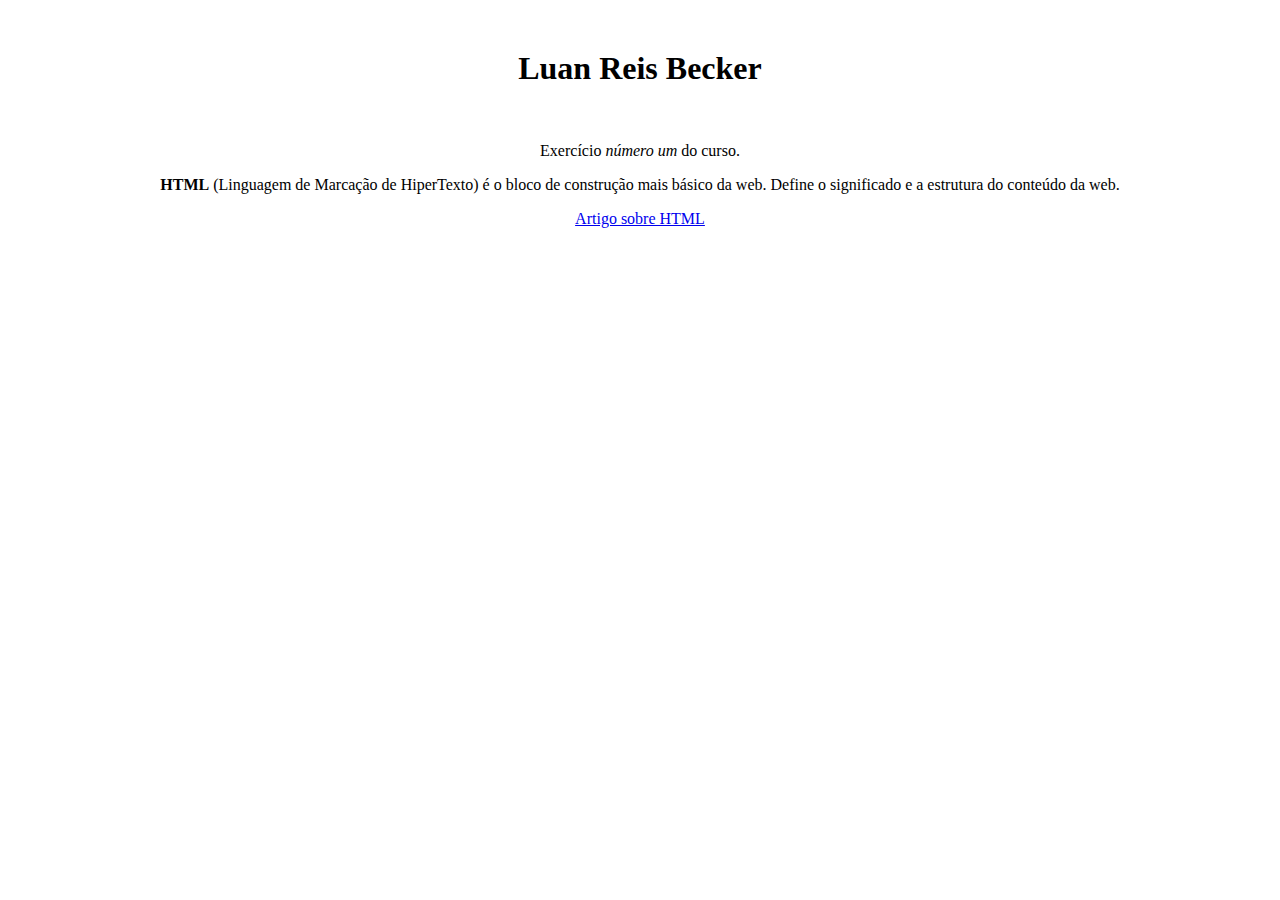
<file: Modulo1/HTML + CSS/Semana 03/Exercicios/Exercicio1.html>
<!DOCTYPE html>
<html>
    
<head>
    <title>Exercicio 01</title>
    <link rel="stylesheet" type="text/css" href="Exercicio1.css">
</head>
<body>
    <h1>Luan Reis Becker</h1>
    <br>
    <div>
        <p>Exercício <i>número um</i> do curso.</p>
        <p><strong>HTML</strong> (Linguagem de Marcação de HiperTexto) é o bloco de construção mais básico da web. Define o significado e a estrutura do conteúdo da web.</p>
    </div>
    <div>
        <a href="https://developer.mozilla.org/pt-BR/docs/Web/HTML">Artigo sobre HTML</a>
    </div>
</body>
</html>
</file>
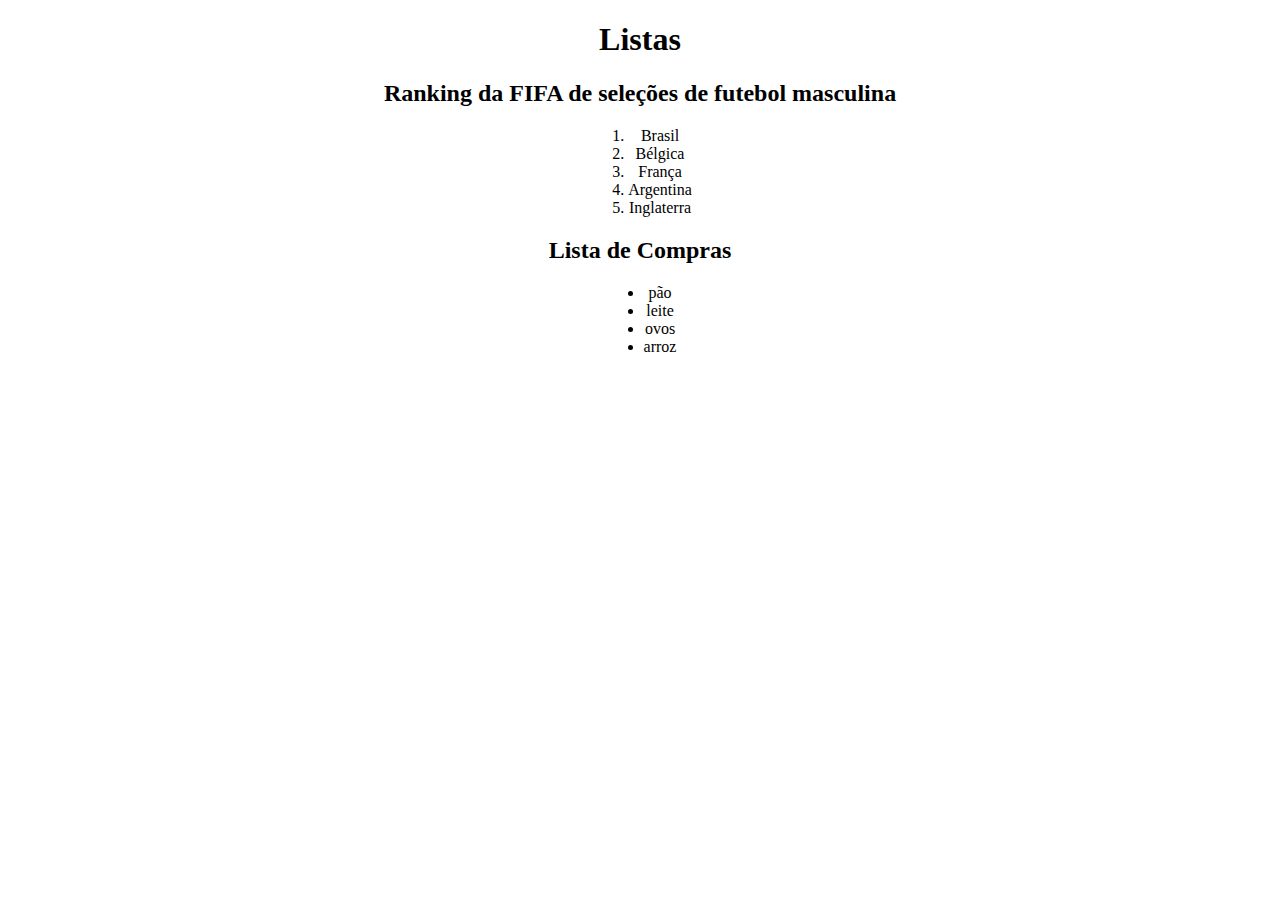
<file: Modulo1/HTML + CSS/Semana 03/Exercicios/Exercicio2.html>
<!DOCTYPE html>
<html>
<head>
    <title>Listas</title>
    <link rel="stylesheet" type="text/css" href="Exercicio2.css">
</head>
<body>
    <h1>Listas</h1>
    <h2>Ranking da FIFA de seleções de futebol masculina</h2>
    <ol class="center-list">
        <li>Brasil</li>
        <li>Bélgica</li>
        <li>França</li>
        <li>Argentina</li>
        <li>Inglaterra</li>
    </ol>
    <h2>Lista de Compras</h2>
    <ul class="center-list">
        <li>pão</li>
        <li>leite</li>
        <li>ovos</li>
        <li>arroz</li>
    </ul>
</body>
</html>
</file>
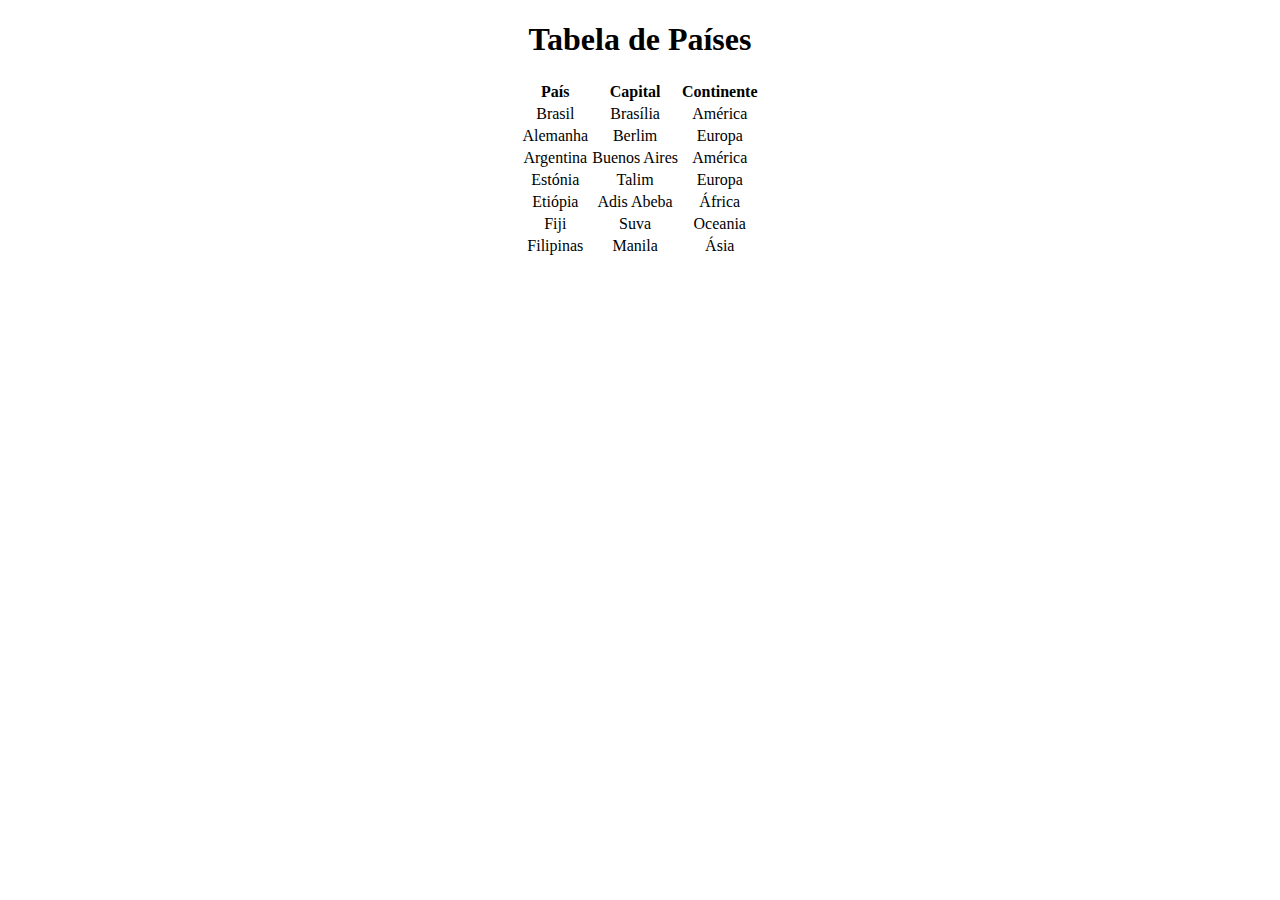
<file: Modulo1/HTML + CSS/Semana 03/Exercicios/Exercicio3.html>
<!DOCTYPE html>
<html>
<head>
    <title>Tabela de Países</title>
    <link rel="stylesheet" type="text/css" href="Exercicio3.css">
</head>
<body>
    <h1>Tabela de Países</h1>
    <table class="center-list">
        <tr>
            <th>País</th>
            <th>Capital</th>
            <th>Continente</th>
        </tr>
        <tr>
            <td>Brasil</td>
            <td>Brasília</td>
            <td>América</td>
        </tr>
        <tr>
            <td>Alemanha</td>
            <td>Berlim</td>
            <td>Europa</td>
        </tr>
        <tr>
            <td>Argentina</td>
            <td>Buenos Aires</td>
            <td>América</td>
        </tr>
        <tr>
            <td>Estónia</td>
            <td>Talim</td>
            <td>Europa</td>
        </tr>
        <tr>
            <td>Etiópia</td>
            <td>Adis Abeba</td>
            <td>África</td>
        </tr>
        <tr>
            <td>Fiji</td>
            <td>Suva</td>
            <td>Oceania</td>
        </tr>
        <tr>
            <td>Filipinas</td>
            <td>Manila</td>
            <td>Ásia</td>
        </tr>
    </table>
</body>
</html>
</file>
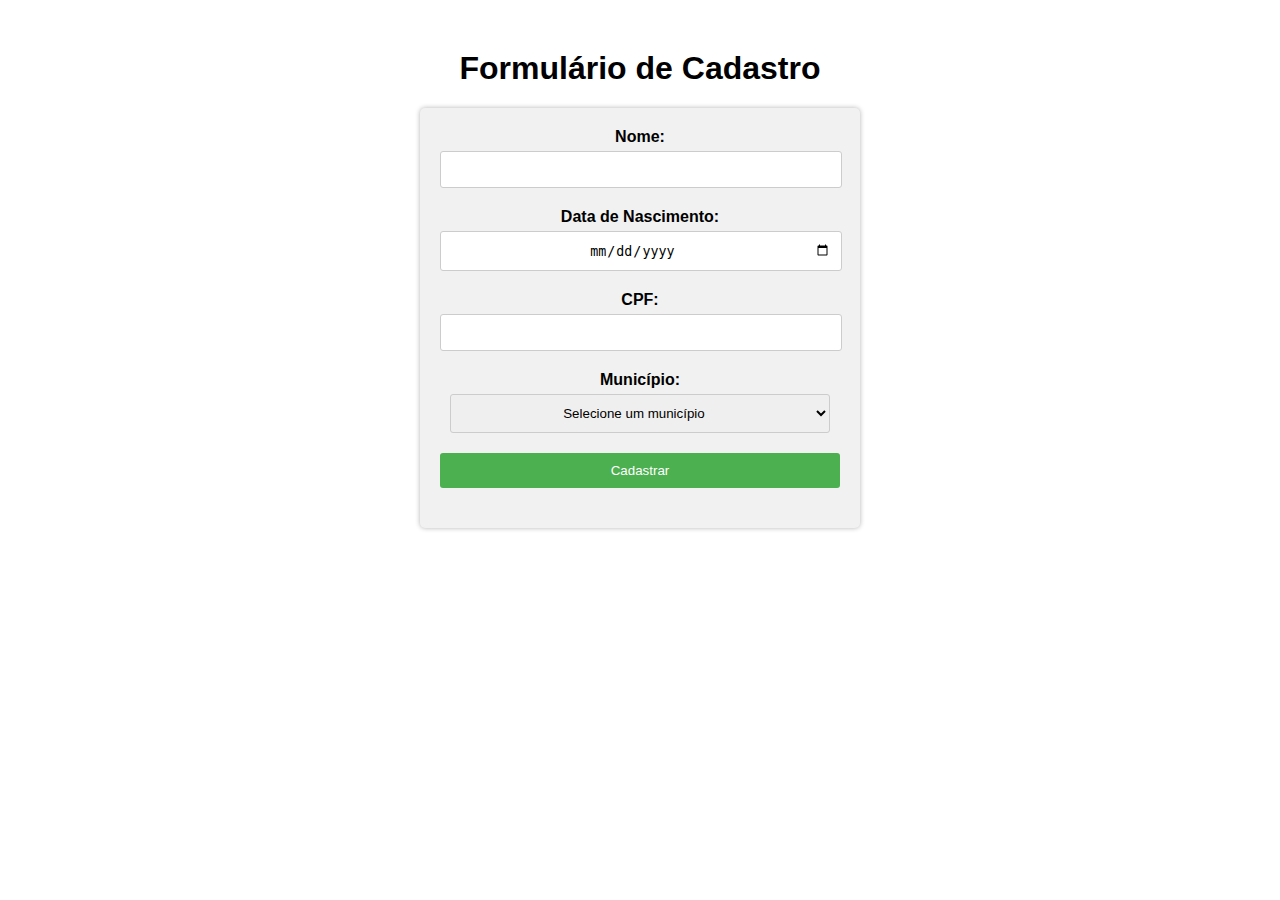
<file: Modulo1/HTML + CSS/Semana 03/Exercicios/Exercicio4.html>
<!DOCTYPE html>
<html>

<head>
    <title>Formulário de Cadastro</title>
    <link rel="stylesheet" type="text/css" href="Exercicio4.css">
</head>

<body>
    <h1>Formulário de Cadastro</h1>
    <form>
        <div class="form-group">
            <label for="nome">Nome:</label>
            <input type="text" id="nome" name="nome" required>
        </div>
        <div class="form-group">
            <label for="data-nascimento">Data de Nascimento:</label>
            <input type="date" id="data-nascimento" name="data-nascimento" required>
        </div>
        <div class="form-group">
            <label for="cpf">CPF:</label>
            <input type="text" id="cpf" name="cpf" required>
        </div>
        <div class="form-group">
            <label for="municipio">Município:</label>
            <select id="municipio" name="municipio" required>
                <option value="">Selecione um município</option>
                <option value="São Paulo">São Paulo</option>
                <option value="Rio de Janeiro">Rio de Janeiro</option>
                <option value="Belo Horizonte">Belo Horizonte</option>
                <option value="Curitiba">Curitiba</option>
                <option value="Porto Alegre">Porto Alegre</option>
            </select>
        </div>
        <div class="form-group">
            <input type="submit" value="Cadastrar">
        </div>
    </form>
</body>
</html>
</file>
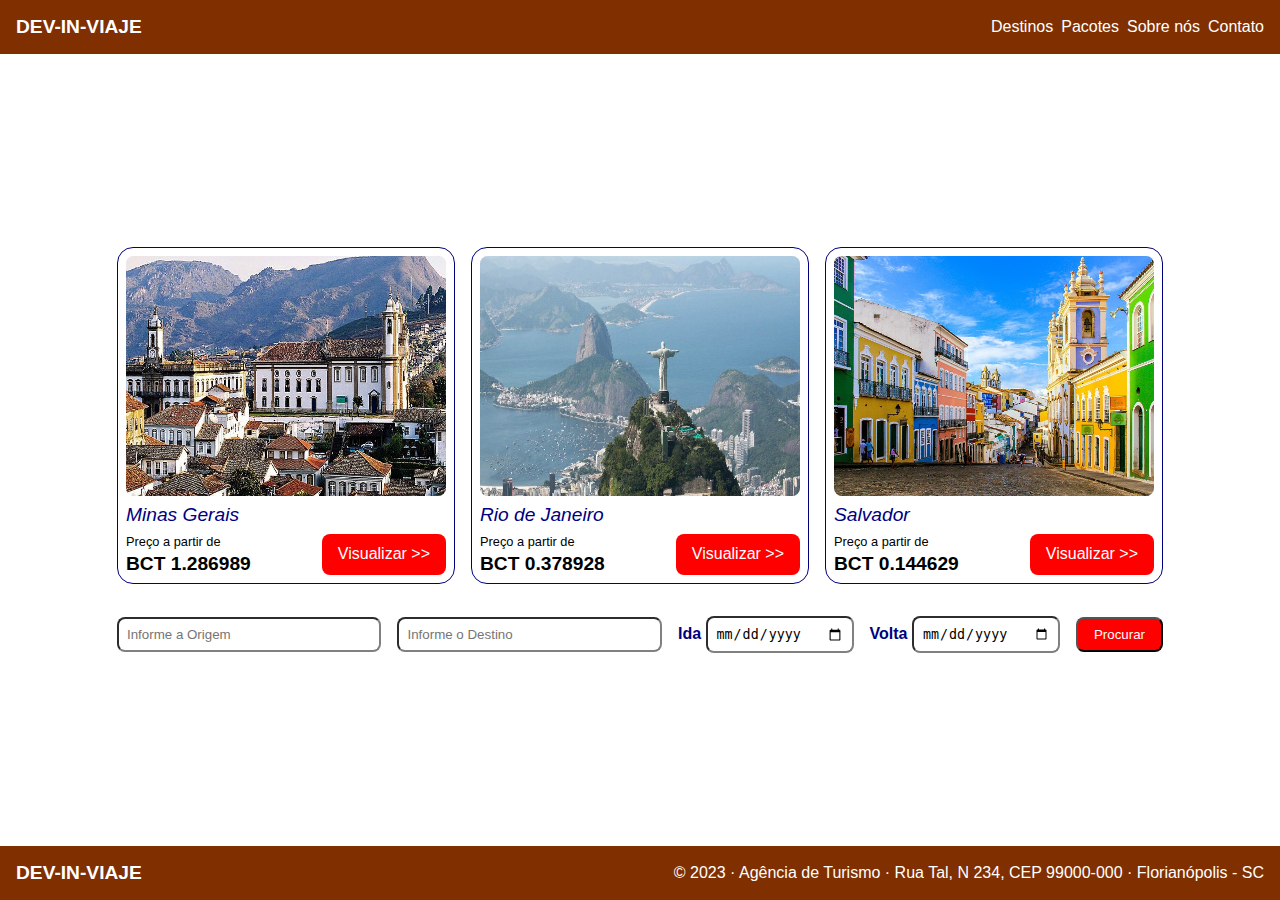
<file: Modulo1/HTML + CSS/Semana 03/Exercicios/Exercicio6.html>
<!DOCTYPE html>
<html lang="pt-br">
  <head>
    <meta charset="UTF-8" />
    <meta name="viewport" content="width=device-width, initial-scale=1.0" />
    <title>DEV-IN-VIAJE</title>
    <link rel="shortcut icon" href="favicon.ico" type="image/x-icon" />
    <link rel="stylesheet" href="Exercicio6.css" />
  </head>
  <body>
    <div id="page-container">
      <header>
        <h1 class="logo-text">DEV-IN-VIAJE</h1>

        <nav>
          <a href="">Destinos</a>
          <a href="">Pacotes</a>
          <a href="">Sobre nós</a>
          <a href="">Contato</a>
        </nav>
      </header>

      <main>
        <ul id="cards-container">
          <li>
            <img src="minas.jpg" alt="Imagem 1" />

            <h3>Minas Gerais</h3>

            <div class="card-details">
              <div class="price">
                <h4>Preço a partir de</h4>
                <p>BCT 1.286989</p>
              </div>

              <a href="">Visualizar &gt;&gt;</a>
            </div>
          </li>

          <li>
            <img src="riodejaneiro.jpg" alt="Imagem 2" />

            <h3>Rio de Janeiro</h3>

            <div class="card-details">
              <div class="price">
                <h4>Preço a partir de</h4>
                <p>BCT 0.378928</p>
              </div>

              <a href="">Visualizar &gt;&gt;</a>
            </div>
          </li>

          <li>
            <img src="salvador.jpg" alt="Imagem 3" />

            <h3>Salvador</h3>

            <div class="card-details">
              <div class="price">
                <h4>Preço a partir de</h4>
                <p>BCT 0.144629</p>
              </div>

              <a href="">Visualizar &gt;&gt;</a>
            </div>
          </li>
        </ul>

        <form action="">
          <input type="text" name="origem" placeholder="Informe a Origem" />
          <input type="text" name="destino" placeholder="Informe o Destino" />
          <div>
            <label for="id-data-ida">Ida</label>
            <input
              type="date"
              id="id-data-ida"
              name="data-ida"
              placeholder="dd-mm-aaaa"
            />
          </div>
          <div>
            <label for="id-data-volta">Volta</label>
            <input
              type="date"
              name="id-data-volta"
              name="data-volta"
              placeholder="dd-mm-aaaa"
            />
          </div>
          <button type="submit">Procurar</button>
        </form>
      </main>

      <footer>
        <p class="logo-text">DEV-IN-VIAJE</p>

        <p>
          &copy; 2023 &middot; Agência de Turismo &middot; Rua Tal, N 234, CEP
          99000-000 &middot; Florianópolis - SC
        </p>
      </footer>
    </div>
  </body>
</html>
</file>
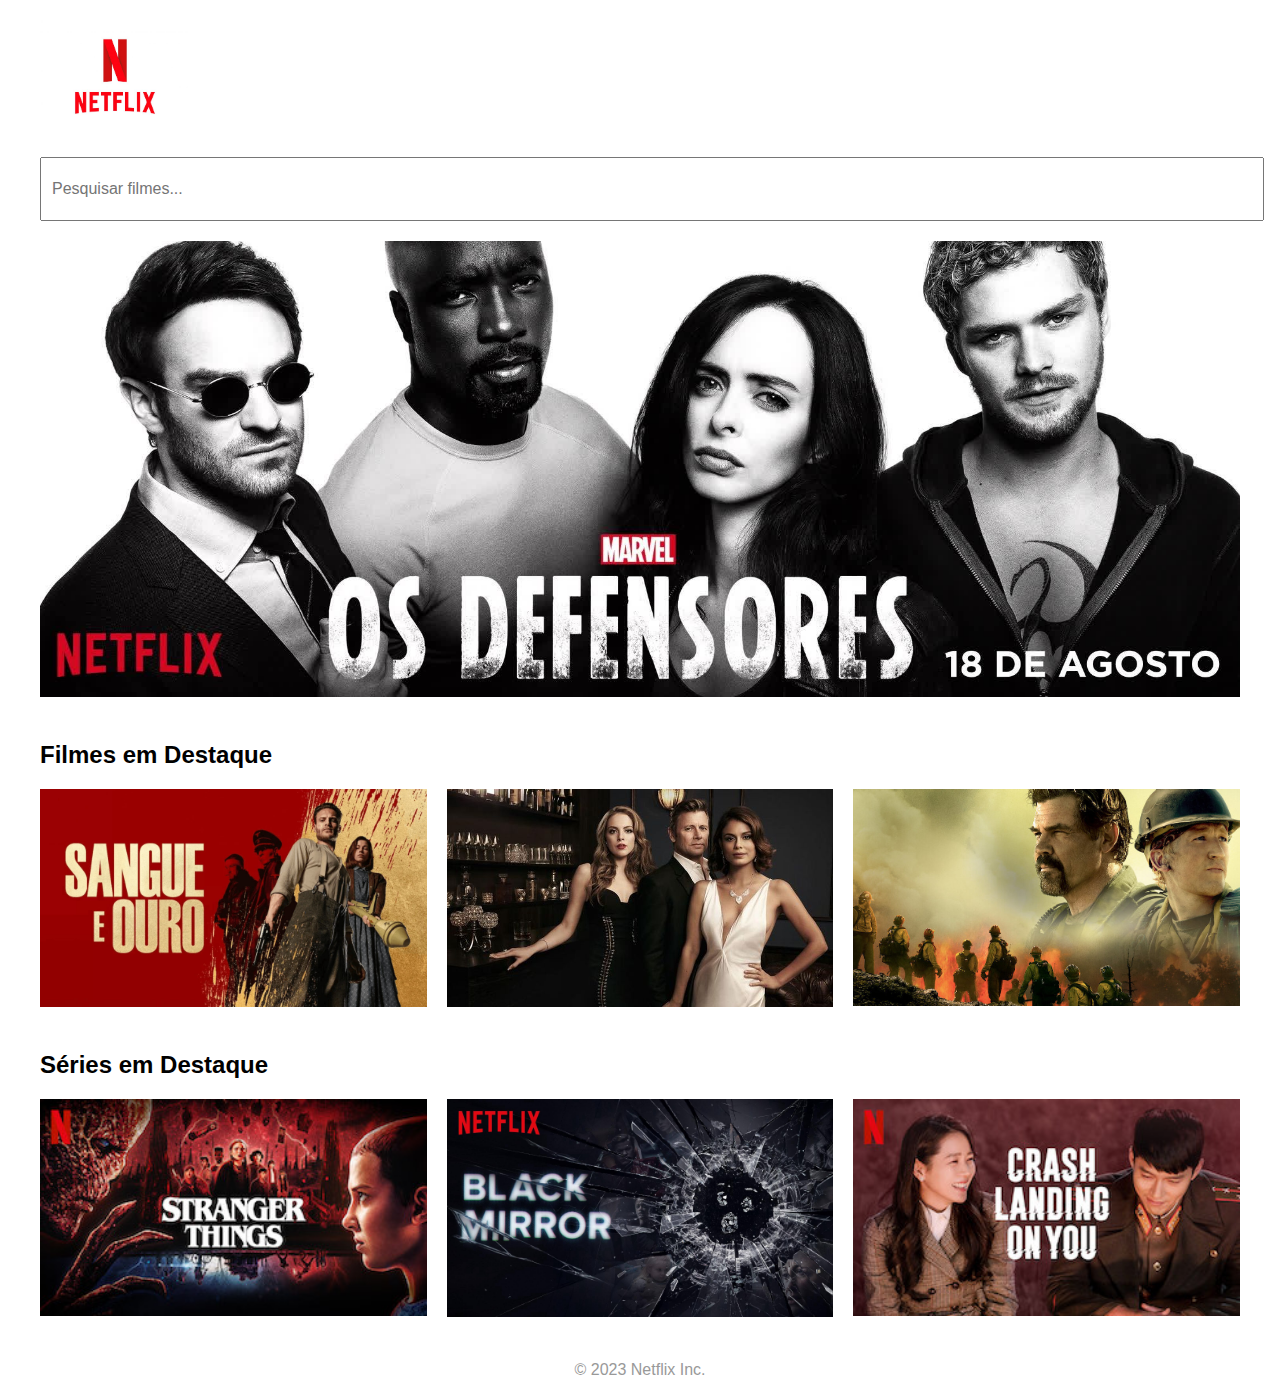
<file: Modulo1/HTML + CSS/Semana 03/Exercicios/Ex05/Exercicio5.html>
<!DOCTYPE html>
<html>
<head>
  <meta charset="UTF-8">
  <title>Netflix - Streaming de Filmes e Séries</title>
  <link rel="stylesheet" href="Exercicio5.css">
</head>
<body>
  <div class="container">
    <div class="logo">
      <img src="logonet.jpg" alt="Netflix Logo">
    </div>
    <input type="text" id="procura" placeholder="Pesquisar filmes...">
    <img class="banner" src="defensers.jpg" alt="Banner Netflix">
    <div class="secao">
      <h2 class="secaotitulo">Filmes em Destaque</h2>
      <div class="galeria">
        <div class="gitem">
          <img src="sangueeourojpg.jpg" alt="Filme 1">
        </div>
        <div class="gitem">
          <img src="test.jpg" alt="Filme 2">
        </div>
        <div class="gitem">
          <img src="serie1.jpg" alt="Filme 3">
        </div>

      </div>
    </div>
    <div class="secao">
      <h2 class="secaotitulo">Séries em Destaque</h2>
      <div class="galeria">
        <div class="gitem">
          <img src="strang.jpg" alt="Série 1">
        </div>
        <div class="gitem">
          <img src="black.jpg" alt="Série 2">
        </div>
        <div class="gitem">
          <img src="crash.jpg" alt="Série 3">
        </div>

      </div>
    </div>
    <div class="rodape">
      &copy; 2023 Netflix Inc.
    </div>
  </div>
</body>
</html>
</file>
<file: Modulo1/HTML + CSS/Semana 03/Exercicios/Exercicio1.css>
body {
    text-align: center;
    margin-top: 50px;
}
</file>
<file: Modulo1/HTML + CSS/Semana 03/Exercicios/Exercicio2.css>
Body{
    margin: 0 auto;
    text-align: center;
    width: fit-content;
}

.center-list {
    margin: 0 auto;
    width: fit-content;
    text-align: center;
}
</file>
<file: Modulo1/HTML + CSS/Semana 03/Exercicios/Exercicio3.css>
Body {
    margin: 0 auto;
    text-align: center;
    width: fit-content;
}

.center-list {
    margin: 0 auto;
    width: fit-content;
    text-align: center;
}
</file>
<file: Modulo1/HTML + CSS/Semana 03/Exercicios/Exercicio4.css>
body {
    font-family: Arial, sans-serif;
    margin: 0;
    padding: 0;
}

h1 {
    text-align: center;
    margin-top: 50px;
}

form {
    max-width: 400px;
    margin: 0 auto;
    padding: 20px;
    background-color: #f1f1f1;
    border-radius: 5px;
    box-shadow: 0 0 5px rgba(0, 0, 0, 0.3);
}

.form-group {
    margin-bottom: 20px;
}

label {
    display: block;
    font-weight: bold;
    margin-bottom: 5px;
    text-align: center;
}

input[type="text"],
input[type="date"],
select {
    width: 95%;
    padding: 10px;
    border: 1px solid #ccc;
    border-radius: 3px;
    margin: 0 auto;
    display: block;
    text-align: center;
}

input[type="submit"] {
    width: 100%;
    padding: 10px;
    background-color: #4caf50;
    color: #fff;
    border: none;
    border-radius: 3px;
    cursor: pointer;
}

input[type="submit"]:hover {
    background-color: #45a049;
}
</file>
<file: Modulo1/HTML + CSS/Semana 03/Exercicios/Exercicio6.css>
:root {
    font-family: sans-serif;
    font-size: 16px;
  }
  
  html,
  body,
  div,
  header,
  main,
  footer,
  form,
  p,
  span,
  h1,
  h2,
  h3,
  h4,
  h5,
  h6,
  a,
  ul,
  ol,
  li {
    margin: 0;
    border: 0;
    padding: 0;
    box-sizing: border-box;
  }
  
  html,
  body {
    width: 100vw;
    min-height: 100vh;
  }
  
  #page-container {
    min-height: 100vh;
    display: flex;
    flex-direction: column;
  }
  
  header,
  main,
  footer {
    padding: 16px;
  }
  
  header,
  footer {
    display: flex;
    justify-content: space-between;
    align-items: center;
    color: #fff;
    background-color: rgb(128, 47, 0);
  }
  
  .logo-text {
    font-size: 1.2rem;
    text-transform: uppercase;
    font-weight: bold;
  }
  
  nav {
    display: flex;
    gap: 8px;
  }
  
  nav > a {
    color: #fff;
    text-decoration: none;
  }
  
  nav > a:hover {
    text-decoration: underline;
  }
  
  main {
    flex: 1;
    display: flex;
    flex-direction: column;
    align-items: center;
    justify-content: center;
    gap: 32px;
  }
  
  #cards-container {
    width: 100%;
    display: flex;
    gap: 16px;
    flex-wrap: wrap;
    flex-direction: row;
    justify-content: center;
    list-style: none;
  }
  
  #cards-container > li {
    display: flex;
    padding: 8px;
    gap: 8px;
    flex-direction: column;
    border-radius: 16px;
    /* Equivalente */
    border: 1px solid navy;
    /* border-width: 1px; */
    /* border-style: solid; */
    /* border-color: navy; */
    background-color: white;
  }
  
  #cards-container > li > img {
    width: 320px;
    border-radius: 8px;
    aspect-ratio: 4/3;
    display: block;
    background-color: #e8e8e8;
  }
  
  #cards-container > li > h3 {
    font-size: 1.2rem;
    font-weight: normal;
    font-style: italic;
    color: navy;
  }
  
  #cards-container > li > .card-details {
    display: flex;
    gap: 8px;
    justify-content: space-between;
  }
  
  #cards-container > li > .card-details > .price {
    display: flex;
    flex-direction: column;
    gap: 4px;
  }
  
  #cards-container > li > .card-details > .price > h4 {
    font-size: 0.8rem;
    font-weight: normal;
  }
  
  #cards-container > li > .card-details > .price > p {
    font-size: 1.2rem;
    font-weight: bold;
  }
  
  #cards-container > li > .card-details > a {
    padding: 8px 16px;
    border-radius: 8px;
    text-decoration: none;
    color: white;
    background-color: red;
    display: flex;
    justify-content: center;
    align-items: center;
  }
  
  form {
    width: 1046px;
    /* Exemplo de uso de calc */
    max-width: calc(100vw - 64px);
    display: flex;
    align-items: center;
    gap: 16px;
    color: navy;
    font-weight: bold;
    flex-wrap: wrap;
  }
  
  form input {
    border-color: gray;
    border-radius: 8px;
    padding: 8px;
  }
  
  form input[type="text"] {
    flex-grow: 1;
  }
  
  form input[type="date"] {
    min-width: 128px;
  }
  
  form button[type="submit"] {
    padding: 8px 16px;
    border-radius: 8px;
    text-decoration: none;
    color: white;
    background-color: red;
    display: flex;
    justify-content: center;
    align-items: center;
  }
  
  /* Exemplo de estilo condifional com largura da tela */
  @media (max-width: 800px) {
    body {
      background-color: pink;
    }
  }
</file>
<file: Modulo1/HTML + CSS/Semana 03/Exercicios/Ex05/Exercicio5.css>
body {
    font-family: Arial, sans-serif;
    margin: 0;
    padding: 0;
  }
  
  .container {
    max-width: 1200px;
    margin: 0 auto;
    padding: 20px;
  }
  
 
  .logo img {
    width: 150px;
  }
  
  
  #procura{
    width: 100%;
    height: 40px;
    font-size: 16px;
    padding: 10px;
    margin-top: 20px;
  }
  
  
  .banner {
    width: 100%;
    margin-top: 20px;
  }
  
  
  .secao {
    margin-top: 40px;
  }
  
  .secaotitulo {
    font-size: 24px;
    margin-bottom: 20px;
  }
  
  
  .galeria {
    display: grid;
    grid-template-columns: repeat(3, 1fr);
    grid-gap: 20px;
  }
  
  .gitem img {
    width: 100%;
  }
  

  .rodape {
    margin-top: 40px;
    text-align: center;
    color: #999;
  }
</file>
